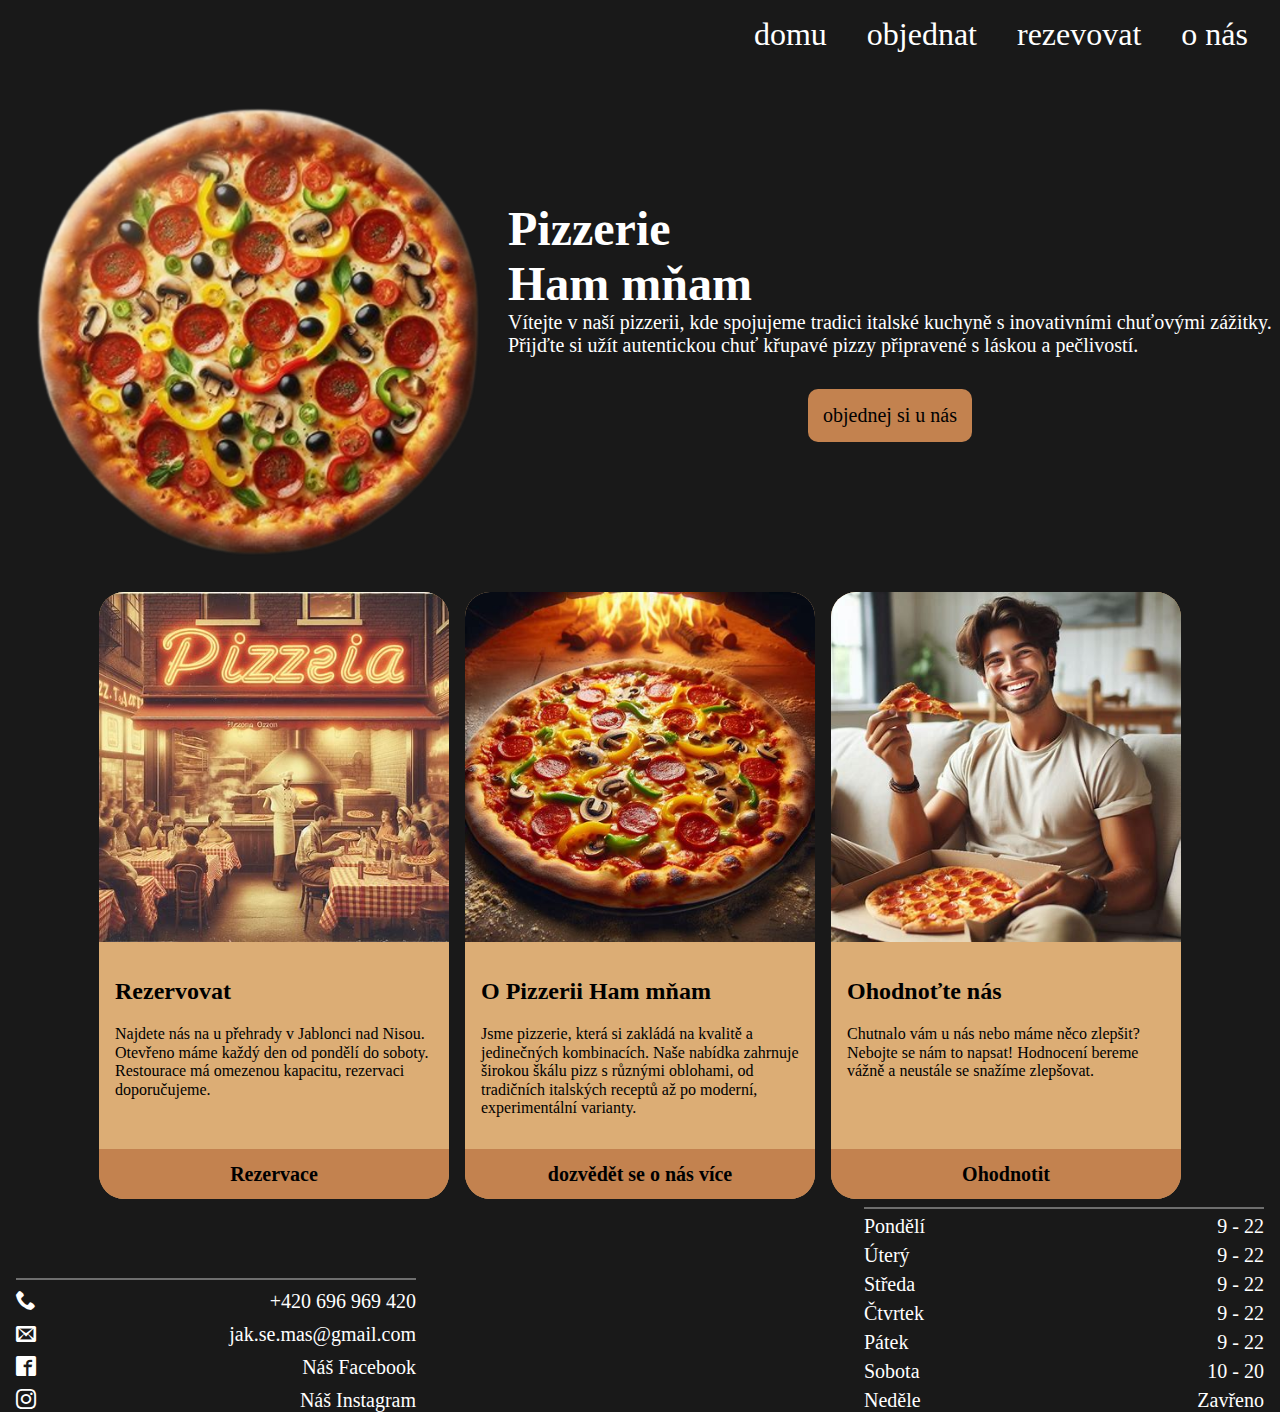
<file: index.html>
<!DOCTYPE html>
<html lang="cs">

<head>
    <meta charset="UTF-8">
    <meta name="viewport" content="width=device-width, initial-scale=1.0">
    <link rel="icon" type="image/x-icon" href="/images/favicon.ico">
    <link rel="stylesheet" href="./styles/normalize.css">
    <link rel="stylesheet" href="./styles/main.css">
    <link rel="stylesheet" href="./icomoon/style.css">
    <title>Main Page | pizzerie</title>
</head>

<body>
    <header>
        <nav>
            <div class="ham-menu">
                <span></span>
                <span></span>
                <span></span>
            </div>
        </nav>
        <div class="off-screen-menu">
            <ul>
                <li><a href="./index.html">domu</a></li>
                <li><a href="./objednat.html">objednat</a></li>
                <li><a href="./rezervace.html">rezevovat</a></li>
                <li><a href="./about.html">o nás</a></li>
            </ul>
        </div>
        <div class="grid-box">
            <figure class="pizza-header">
                <img src="./images/pizza_header.png" class="img-responsive" alt="půlka pizzy">
            </figure>
            <div class="restaurant-name">
                <h1>Pizzerie Ham mňam</h1>
            </div>
            <div class="header-text">
                <p>
                    Vítejte v naší pizzerii, kde spojujeme tradici italské kuchyně s inovativními chuťovými zážitky.
                    Přijďte si užít autentickou chuť křupavé pizzy připravené s láskou a pečlivostí.</p>
            </div>
            <div class="button button-mainpage">
                <a href="./objednat.html">objednej si u nás</a>
            </div>
        </div>
    </header>
    <main class="main">
        <div class="card">
            <figure class="card-img">
                <img src="./images/restaurant.jpg" class="img-responsive" alt="restaurace">
            </figure>
            <div class="card-text">
                <h2>Rezervovat</h2>
                <p>Najdete nás na u přehrady v Jablonci nad Nisou. Otevřeno máme každý den od pondělí do soboty.
                    Restourace má omezenou kapacitu, rezervaci doporučujeme.</p>
            </div>
            <div class="footer-card">
                <p><a href="./rezervace.html"><strong>Rezervace</strong></a></p>
            </div>
        </div>
        <div class="card">
            <figure class="card-img">
                <img src="./images/pizza_oven.jpg" class="img-responsive" alt="pizza před pecí">
            </figure>
            <div class="card-text">
                <h2>O Pizzerii Ham mňam</h2>
                <p>Jsme pizzerie, která si zakládá na kvalitě a jedinečných kombinacích. Naše nabídka zahrnuje širokou
                    škálu pizz s různými oblohami, od tradičních italských receptů až po moderní, experimentální
                    varianty.</p>
            </div>
            <div class="footer-card">
                <p><a href="./about.html"><strong>dozvědět se o nás více</strong></a></p>
            </div>
        </div>
        <div class="card">
            <figure class="card-img">
                <img src="./images/eating_pizza.jpg" class="img-responsive" alt="muž co jí pizzu">
            </figure>
            <div class="card-text">
                <h2>Ohodnoťte nás</h2>
                <p>Chutnalo vám u nás nebo máme něco zlepšit? Nebojte se nám to napsat! Hodnocení bereme vážně a
                    neustále se snažíme zlepšovat.</p>
            </div>
            <div class="footer-card">
                <p><a href="https://www.google.cz/maps/preview"><strong>Ohodnotit</strong></a></p>
            </div>
        </div>
    </main>
    <footer class="footer">
        <div class="footer-section kontakty">
            <div class="radek">
                <span class="icon-phone"></span>
                <p>+420 696 969 420</p>
            </div>
            <div class="radek">
                <span class="icon-envelop"></span>
                <p>jak.se.mas@gmail.com</p>
            </div>
            <div class="radek">
                <span class="icon-facebook2"></span>
                <a href="https://www.facebook.com">Náš Facebook</a>
            </div>
            <div class="radek">
                <span class="icon-instagram"></span>
                <a href="https://www.instagram.com">Náš Instagram</a>
            </div>
        </div>
        <div class="footer-section cas">
            <div class="radek">
                <p>Pondělí</p>
                <p>9 - 22</p>
            </div>
            <div class="radek">
                <p>Úterý</p>
                <p>9 - 22</p>
            </div>
            <div class="radek">
                <p>Středa</p>
                <p>9 - 22</p>
            </div>
            <div class="radek">
                <p>Čtvrtek</p>
                <p>9 - 22</p>
            </div>
            <div class="radek">
                <p>Pátek</p>
                <p>9 - 22</p>
            </div>
            <div class="radek">
                <p>Sobota</p>
                <p>10 - 20</p>
            </div>
            <div class="radek">
                <p>Neděle</p>
                <p>Zavřeno</p>
            </div>
        </div>
    </footer>
    <script src="./scripts/burger.js"></script>
</body>

</html>
</file>
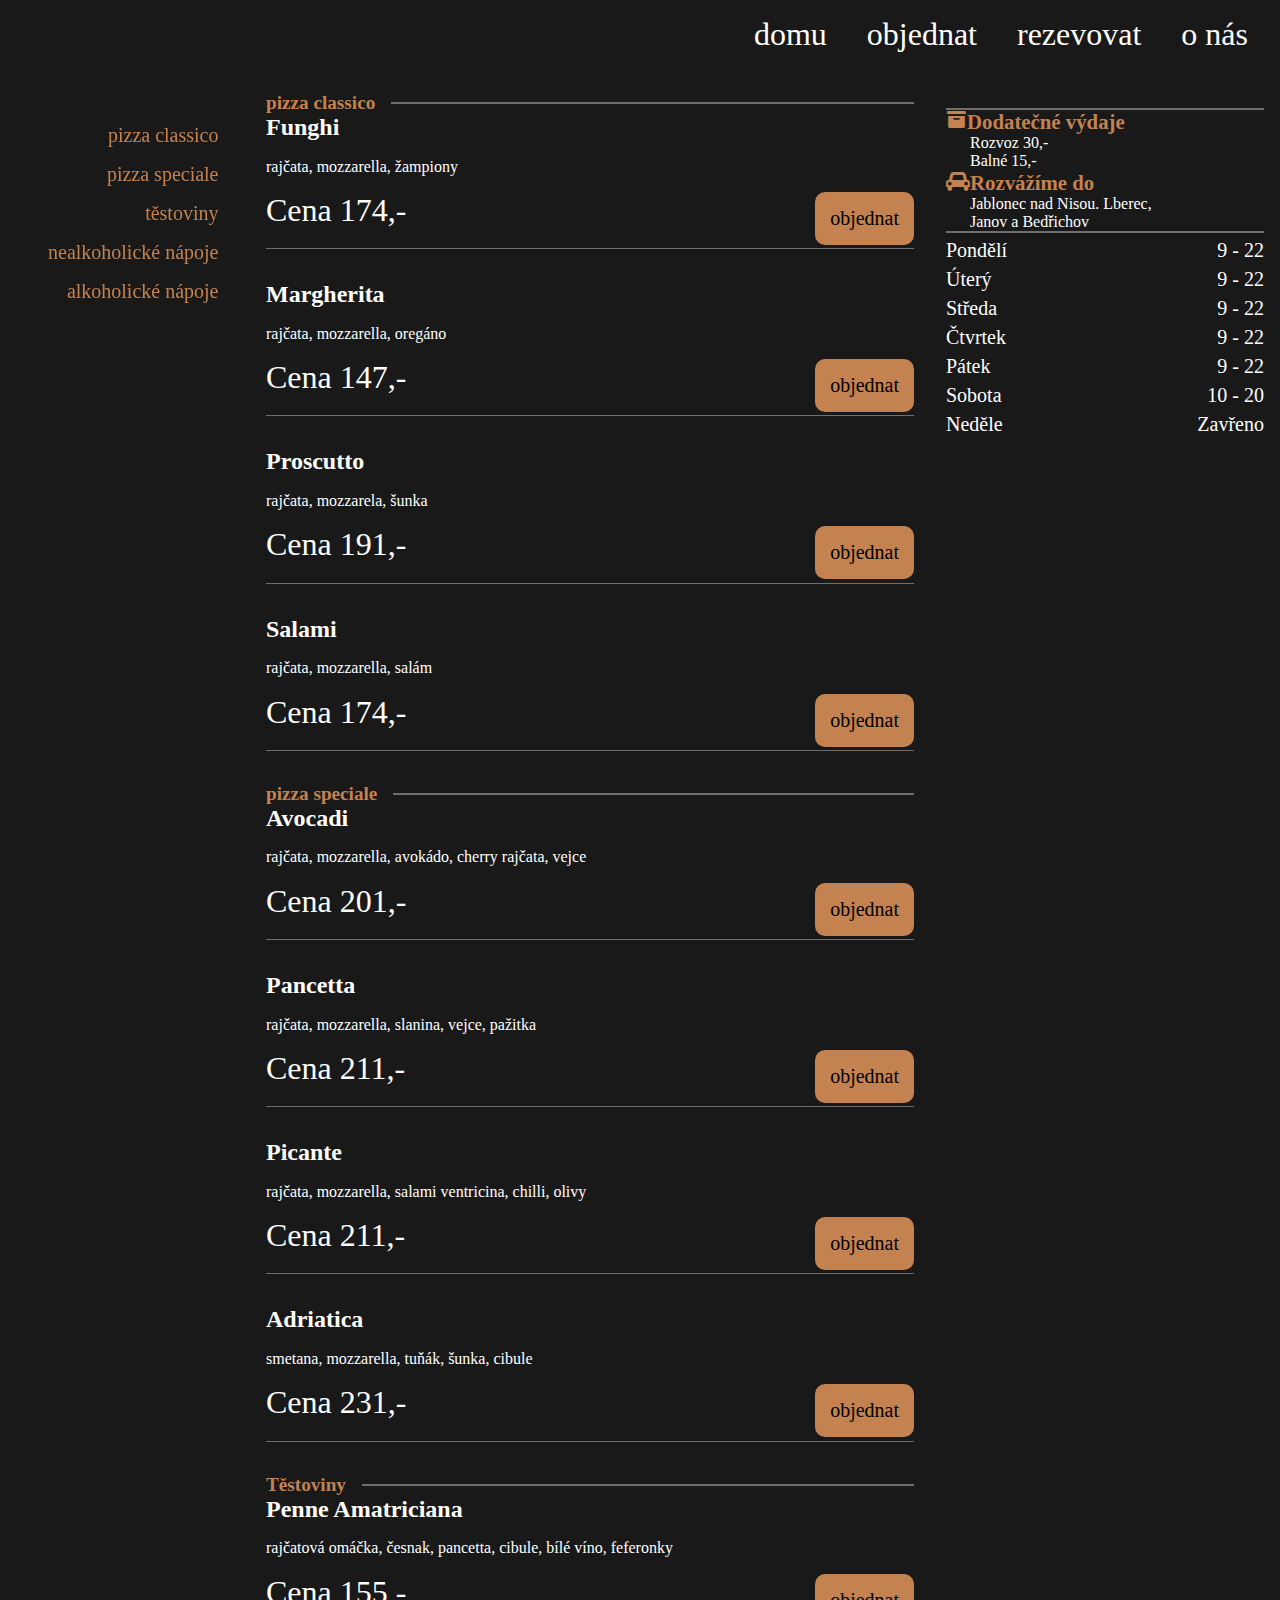
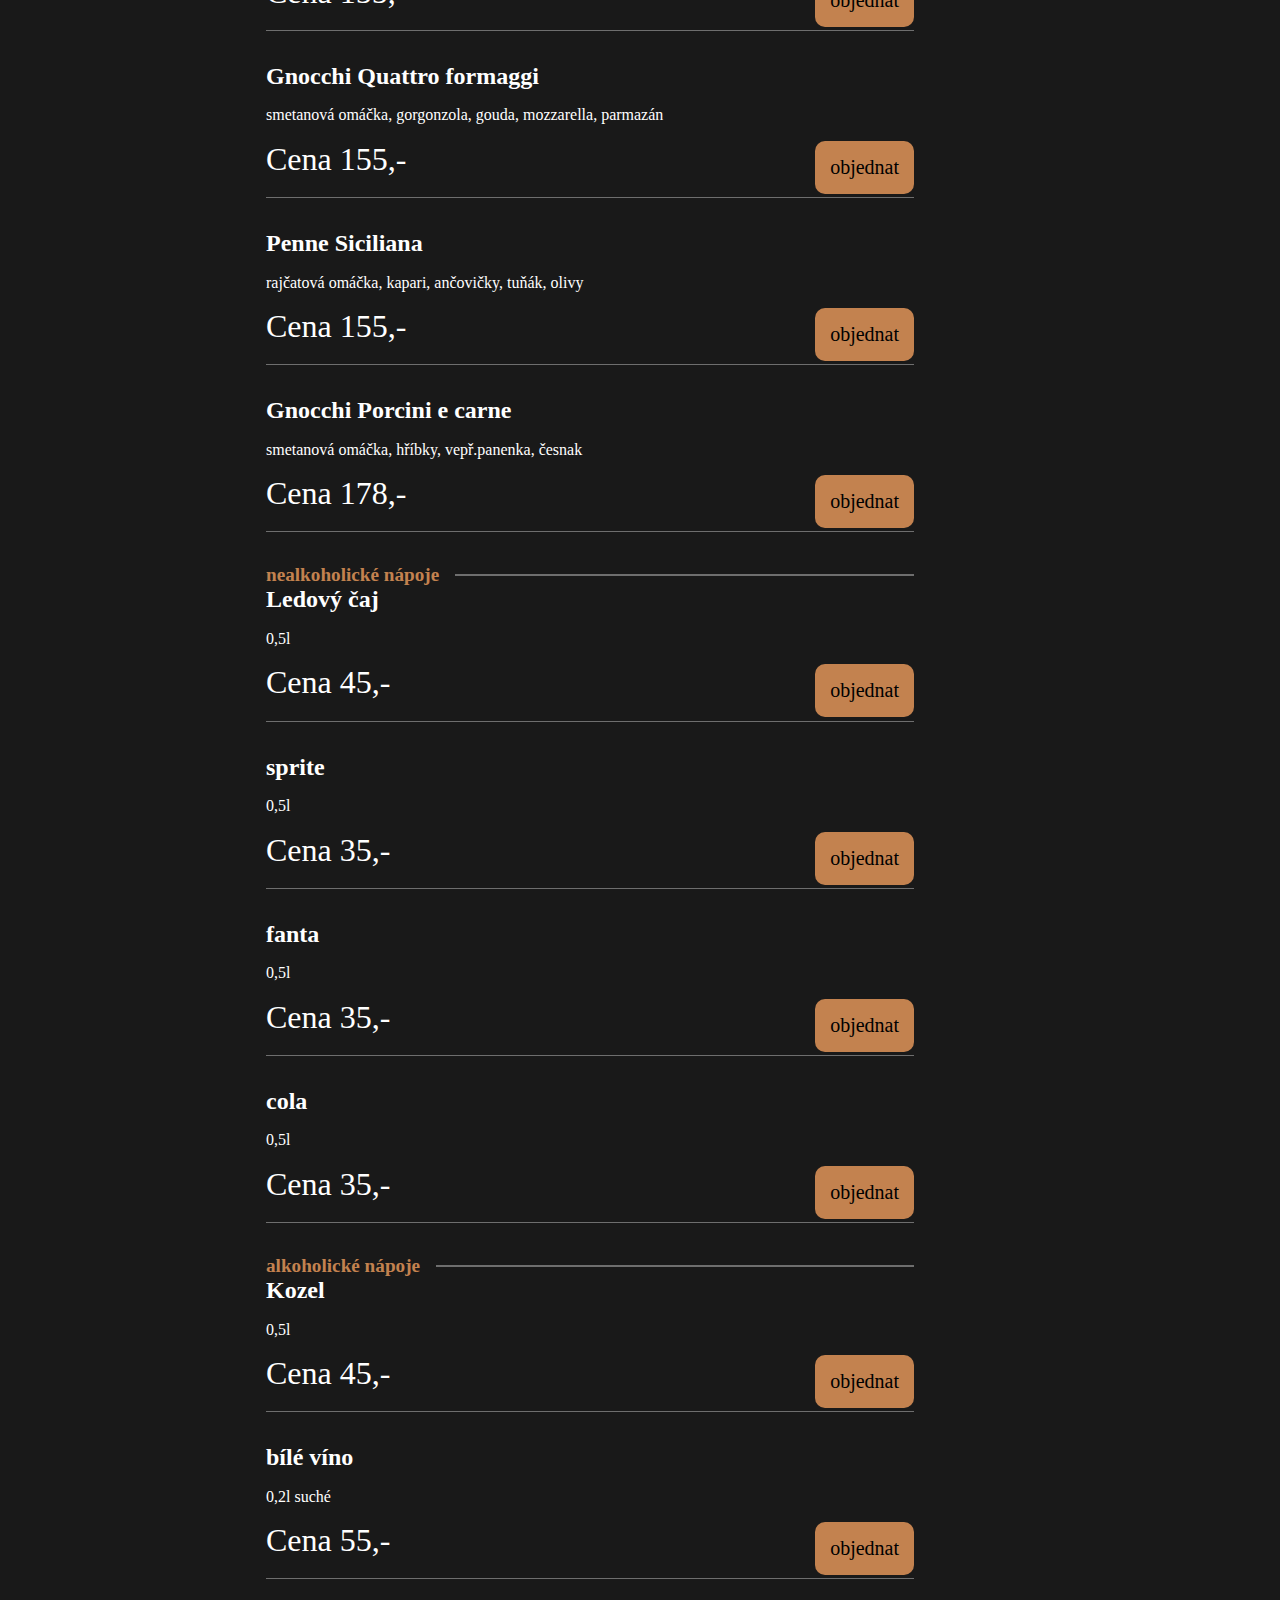
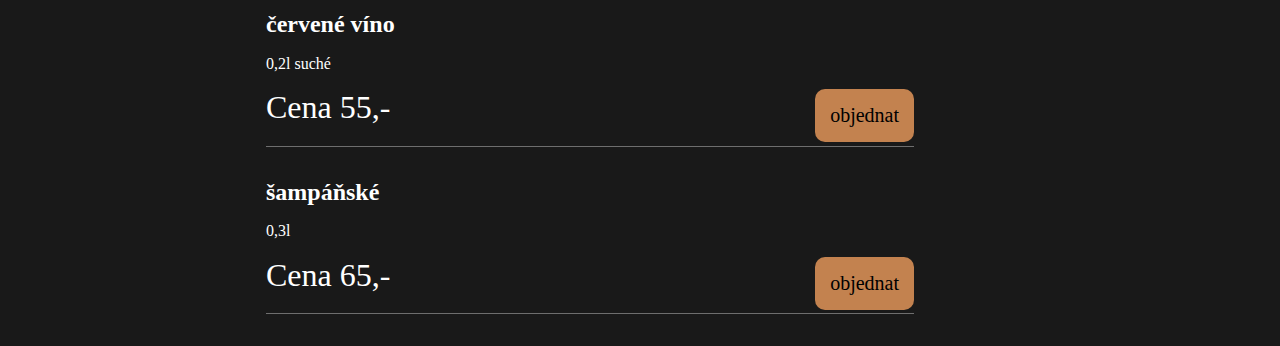
<file: objednat.html>
<!DOCTYPE html>
<html lang="cs">

<head>
    <meta charset="UTF-8">
    <meta name="viewport" content="width=device-width, initial-scale=1.0">
    <link rel="icon" type="image/x-icon" href="/images/favicon.ico">
    <link rel="stylesheet" href="./styles/normalize.css">
    <link rel="stylesheet" href="./styles/main.css">
    <link rel="stylesheet" href="./icomoon/style.css">
    <title>Order | pizzerie</title>
</head>

<body>
    <header class="header-objednat">
        <nav>
            <div class="ham-menu">
                <span></span>
                <span></span>
                <span></span>
            </div>
        </nav>
        <div class="off-screen-menu">
            <ul>
                <li><a href="./index.html">domu</a></li>
                <li><a href="./objednat.html">objednat</a></li>
                <li><a href="./rezervace.html">rezevovat</a></li>
                <li><a href="./about.html">o nás</a></li>
            </ul>
        </div>

    </header>
    <main class="main-order">
        <div>
            <div class="menu">
                <div class="button menu-button">
                    <a id="high1" href="#section1">pizza classico</a>
                </div>
                <div class="button menu-button">
                    <a id="high2" href="#section2">pizza speciale</a>
                </div>
                <div class="button menu-button">
                    <a id="high3" href="#section3">těstoviny</a>
                </div>
                <div class="button menu-button">
                    <a id="high4" href="#section4">nealkoholické nápoje</a>
                </div>
                <div class="button menu-button">
                    <a id="high5" href="#section5">alkoholické nápoje</a>
                </div>
            </div>
            <div class="kategorie">
                <div id="section1">
                    <div class="hlava-flex">
                        <div class="podkategorie">
                            <h2>pizza classico</h2>
                        </div>
                        <div class="cara"></div>
                    </div>
                    <div class="produkt">
                        <div class="produkt-nadpis">
                            <h3>Funghi</h3>
                        </div>
                        <div class="produkt-popis">
                            <p>rajčata, mozzarella, žampiony</p>
                        </div>
                        <div class="produkt-cena">
                            <p>Cena 174,-</p>
                        </div>
                        <div class="button objednat-button">
                            <a href="#">objednat</a>
                        </div>
                    </div>
                    <div class="produkt">
                        <div class="produkt-nadpis">
                            <h3>Margherita</h3>
                        </div>
                        <div class="produkt-popis">
                            <p>rajčata, mozzarella, oregáno</p>
                        </div>
                        <div class="produkt-cena">
                            <p>Cena 147,-</p>
                        </div>
                        <div class="button objednat-button">
                            <a href="#">objednat</a>
                        </div>
                    </div>
                    <div class="produkt">
                        <div class="produkt-nadpis">
                            <h3>Proscutto</h3>
                        </div>
                        <div class="produkt-popis">
                            <p>rajčata, mozzarela, šunka</p>
                        </div>
                        <div class="produkt-cena">
                            <p>Cena 191,-</p>
                        </div>
                        <div class="button objednat-button">
                            <a href="#">objednat</a>
                        </div>
                    </div>
                    <div class="produkt">
                        <div class="produkt-nadpis">
                            <h3>Salami</h3>
                        </div>
                        <div class="produkt-popis">
                            <p>rajčata, mozzarella, salám</p>
                        </div>
                        <div class="produkt-cena">
                            <p>Cena 174,-</p>
                        </div>
                        <div class="button objednat-button">
                            <a href="#">objednat</a>
                        </div>
                    </div>
                </div>
                <div  id="section2">
                    <div class="hlava-flex">
                        <div class="podkategorie">
                            <h2>pizza speciale</h2>
                        </div>
                        <div class="cara"></div>
                    </div>
                    <div class="produkt">
                        <div class="produkt-nadpis">
                            <h3>Avocadi</h3>
                        </div>
                        <div class="produkt-popis">
                            <p>rajčata, mozzarella, avokádo, cherry rajčata, vejce</p>
                        </div>
                        <div class="produkt-cena">
                            <p>Cena 201,-</p>
                        </div>
                        <div class="button objednat-button">
                            <a href="#">objednat</a>
                        </div>
                    </div>
                    <div class="produkt">
                        <div class="produkt-nadpis">
                            <h3>Pancetta</h3>
                        </div>
                        <div class="produkt-popis">
                            <p>rajčata, mozzarella, slanina, vejce, pažitka</p>
                        </div>
                        <div class="produkt-cena">
                            <p>Cena 211,-</p>
                        </div>
                        <div class="button objednat-button">
                            <a href="#">objednat</a>
                        </div>
                    </div>
                    <div class="produkt">
                        <div class="produkt-nadpis">
                            <h3>Picante</h3>
                        </div>
                        <div class="produkt-popis">
                            <p>rajčata, mozzarella, salami ventricina, chilli, olivy</p>
                        </div>
                        <div class="produkt-cena">
                            <p>Cena 211,-</p>
                        </div>
                        <div class="button objednat-button">
                            <a href="#">objednat</a>
                        </div>
                    </div>
                    <div class="produkt">
                        <div class="produkt-nadpis">
                            <h3>Adriatica</h3>
                        </div>
                        <div class="produkt-popis">
                            <p>smetana, mozzarella, tuňák, šunka, cibule</p>
                        </div>
                        <div class="produkt-cena">
                            <p>Cena 231,-</p>
                        </div>
                        <div class="button objednat-button">
                            <a href="#">objednat</a>
                        </div>
                    </div>
                </div>
                <div id="section3">
                    <div class="hlava-flex">
                        <div class="podkategorie">
                            <h2 >Těstoviny</h2>
                        </div>
                        <div class="cara"></div>
                    </div>
                    <div class="produkt">
                        <div class="produkt-nadpis">
                            <h3>Penne Amatriciana</h3>
                        </div>
                        <div class="produkt-popis">
                            <p>rajčatová omáčka, česnak, pancetta, cibule, bílé víno, feferonky</p>
                        </div>
                        <div class="produkt-cena">
                            <p>Cena 155,-</p>
                        </div>
                        <div class="button objednat-button">
                            <a href="#">objednat</a>
                        </div>
                    </div>
                    <div class="produkt">
                        <div class="produkt-nadpis">
                            <h3>Gnocchi Quattro formaggi</h3>
                        </div>
                        <div class="produkt-popis">
                            <p>smetanová omáčka, gorgonzola, gouda, mozzarella, parmazán</p>
                        </div>
                        <div class="produkt-cena">
                            <p>Cena 155,-</p>
                        </div>
                        <div class="button objednat-button">
                            <a href="#">objednat</a>
                        </div>
                    </div>
                    <div class="produkt">
                        <div class="produkt-nadpis">
                            <h3>Penne Siciliana</h3>
                        </div>
                        <div class="produkt-popis">
                            <p>rajčatová omáčka, kapari, ančovičky, tuňák, olivy</p>
                        </div>
                        <div class="produkt-cena">
                            <p>Cena 155,-</p>
                        </div>
                        <div class="button objednat-button">
                            <a href="#">objednat</a>
                        </div>
                    </div>
                    <div class="produkt">
                        <div class="produkt-nadpis">
                            <h3>Gnocchi Porcini e carne</h3>
                        </div>
                        <div class="produkt-popis">
                            <p>smetanová omáčka, hříbky, vepř.panenka, česnak</p>
                        </div>
                        <div class="produkt-cena">
                            <p>Cena 178,-</p>
                        </div>
                        <div class="button objednat-button">
                            <a href="#">objednat</a>
                        </div>
                    </div>
                </div>
                <div id="section4">
                    <div class="hlava-flex">
                        <div class="podkategorie">
                            <h2>nealkoholické nápoje</h2>
                        </div>
                        <div class="cara"></div>
                    </div>
                    <div class="produkt">
                        <div class="produkt-nadpis">
                            <h3>Ledový čaj</h3>
                        </div>
                        <div class="produkt-popis">
                            <p>0,5l</p>
                        </div>
                        <div class="produkt-cena">
                            <p>Cena 45,-</p>
                        </div>
                        <div class="button objednat-button">
                            <a href="#">objednat</a>
                        </div>
                    </div>
                    <div class="produkt">
                        <div class="produkt-nadpis">
                            <h3>sprite</h3>
                        </div>
                        <div class="produkt-popis">
                            <p>0,5l</p>
                        </div>
                        <div class="produkt-cena">
                            <p>Cena 35,-</p>
                        </div>
                        <div class="button objednat-button">
                            <a href="#">objednat</a>
                        </div>
                    </div>
                    <div class="produkt">
                        <div class="produkt-nadpis">
                            <h3>fanta</h3>
                        </div>
                        <div class="produkt-popis">
                            <p>0,5l</p>
                        </div>
                        <div class="produkt-cena">
                            <p>Cena 35,-</p>
                        </div>
                        <div class="button objednat-button">
                            <a href="#">objednat</a>
                        </div>
                    </div>
                    <div class="produkt">
                        <div class="produkt-nadpis">
                            <h3>cola</h3>
                        </div>
                        <div class="produkt-popis">
                            <p>0,5l</p>
                        </div>
                        <div class="produkt-cena">
                            <p>Cena 35,-</p>
                        </div>
                        <div class="button objednat-button">
                            <a href="#">objednat</a>
                        </div>
                    </div>
                </div>
                <div id="section5">
                    <div class="hlava-flex">
                        <div class="podkategorie">
                            <h2 >alkoholické nápoje</h2>
                        </div>
                        <div class="cara"></div>
                    </div>
                    <div class="produkt">
                        <div class="produkt-nadpis">
                            <h3>Kozel</h3>
                        </div>
                        <div class="produkt-popis">
                            <p>0,5l</p>
                        </div>
                        <div class="produkt-cena">
                            <p>Cena 45,-</p>
                        </div>
                        <div class="button objednat-button">
                            <a href="#">objednat</a>
                        </div>
                    </div>
                    <div class="produkt">
                        <div class="produkt-nadpis">
                            <h3>bílé víno</h3>
                        </div>
                        <div class="produkt-popis">
                            <p>0,2l suché</p>
                        </div>
                        <div class="produkt-cena">
                            <p>Cena 55,-</p>
                        </div>
                        <div class="button objednat-button">
                            <a href="#">objednat</a>
                        </div>
                    </div>
                    <div class="produkt">
                        <div class="produkt-nadpis">
                            <h3>červené víno</h3>
                        </div>
                        <div class="produkt-popis">
                            <p>0,2l suché</p>
                        </div>
                        <div class="produkt-cena">
                            <p>Cena 55,-</p>
                        </div>
                        <div class="button objednat-button">
                            <a href="#">objednat</a>
                        </div>
                    </div>
                    <div class="produkt">
                        <div class="produkt-nadpis">
                            <h3>šampáňské</h3>
                        </div>
                        <div class="produkt-popis">
                            <p>0,3l</p>
                        </div>
                        <div class="produkt-cena">
                            <p>Cena 65,-</p>
                        </div>
                        <div class="button objednat-button">
                            <a href="#">objednat</a>
                        </div>
                    </div>
                </div>
            </div>
        </div>
        <div class="more">
            <div class="footer-section info shrink footer-section-delivery">
                <div>
                    <div class="nadpis">

                        <h4><span class="icon-box"></span>Dodatečné výdaje</h4>
                    </div>
                    <div class="popis vydaje">
                        <p>Rozvoz 30,- Balné 15,-</p>
                    </div>
                </div>
                <div>
                    <div class="nadpis">

                        <h4><span class="icon-automobile"></span>Rozvážíme do</h4>
                    </div>
                    <div class="popis">
                        <p>Jablonec nad Nisou. Lberec, Janov a Bedřichov</p>
                    </div>
                </div>
            </div>
            <div class="footer-section cas shrink footer-section-delivery">
                <div class="radek">
                    <p>Pondělí</p>
                    <p>9 - 22</p>
                </div>
                <div class="radek">
                    <p>Úterý</p>
                    <p>9 - 22</p>
                </div>
                <div class="radek">
                    <p>Středa</p>
                    <p>9 - 22</p>
                </div>
                <div class="radek">
                    <p>Čtvrtek</p>
                    <p>9 - 22</p>
                </div>
                <div class="radek">
                    <p>Pátek</p>
                    <p>9 - 22</p>
                </div>
                <div class="radek">
                    <p>Sobota</p>
                    <p>10 - 20</p>
                </div>
                <div class="radek">
                    <p>Neděle</p>
                    <p>Zavřeno</p>
                </div>
            </div>
        </div>
    </main>
    <script src="./scripts/burger.js"></script>
</body>
</html>
</file>
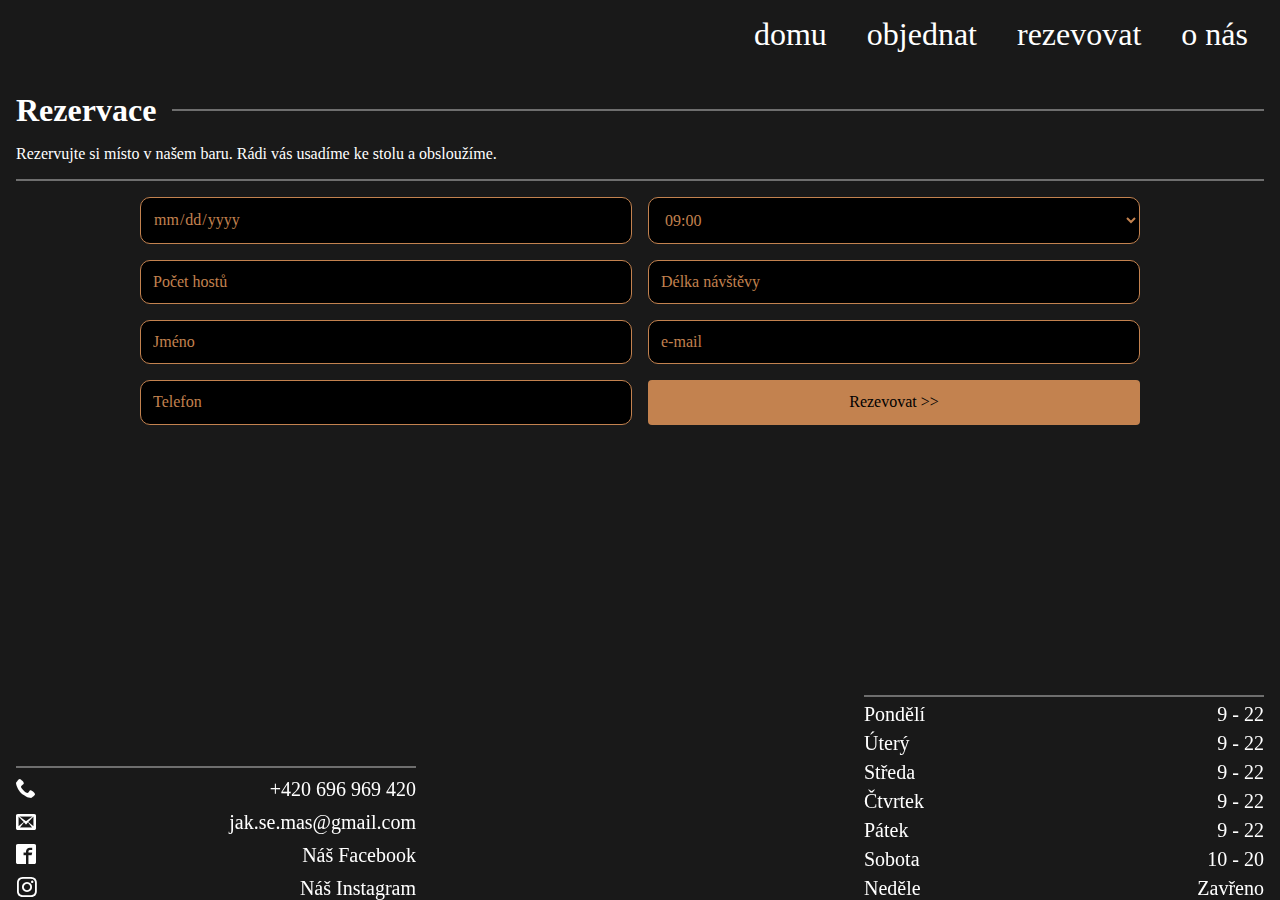
<file: rezervace.html>
<!DOCTYPE html>
<html lang="cs">

<head>
    <meta charset="UTF-8">
    <meta name="viewport" content="width=device-width, initial-scale=1.0">
    <link rel="icon" type="image/x-icon" href="/images/favicon.ico">
    <link rel="stylesheet" href="./styles/normalize.css">
    <link rel="stylesheet" href="./styles/main.css">
    <link rel="stylesheet" href="./icomoon/style.css">
    <title>Reservation | pizzerie</title>
</head>

<body>
    <header>
        <nav>
            <div class="ham-menu">
                <span></span>
                <span></span>
                <span></span>
            </div>
        </nav>
        <div class="off-screen-menu">
            <ul>
                <li><a href="./index.html">domu</a></li>
                <li><a href="./objednat.html">objednat</a></li>
                <li><a href="./rezervace.html">rezevovat</a></li>
                <li><a href="./about.html">o nás</a></li>
            </ul>
        </div>
    </header>
    <main class="rezervace-main">
        <div class="hlavicka">
            <div class="rezevace-flex">
                <div class="nadpis">
                    <h1>Rezervace</h1>
                </div>
                <div class="cara"></div>
            </div>
            <div class="rezevace-text">
                <p>Rezervujte si místo v našem baru. Rádi vás usadíme ke stolu a obsloužíme.</p>
            </div>
        </div>
        <form class="signin-grid">
            <input type="date" id="date" name="datum" required>
            <select name="cas" id="time">
                <option value="09:00">09:00</option>
                <option value="10:00">10:00</option>
                <option value="11:00">11:00</option>
                <option value="12:00">12:00</option>
                <option value="13:00">13:00</option>
                <option value="14:00">14:00</option>
                <option value="15:00">15:00</option>
                <option value="16:00">16:00</option>
                <option value="17:00">17:00</option>
                <option value="18:00">18:00</option>
                <option value="19:00">19:00</option>
                <option value="20:00">20:00</option>
                <option value="21:00">21:00</option>
                <option value="22:00">22:00</option>
            </select>
            <input type="text" id="hoste" name="hosti" placeholder="Počet hostů" required>
            <input type="text" id="delka" name="delka" placeholder="Délka návštěvy" required>
            <input type="text" id="jmeno" name="jmeno" placeholder="Jméno" required>
            <input type="text" id="mail" name="mail" placeholder="e-mail" required>
            <input type="text" id="phone" name="phone" placeholder="Telefon" required>
            <input type="submit" value="Rezevovat >>">
        </form>
    </main>
    <footer class="footer footer-fixed">
        <div class="footer-section kontakty">
            <div class="radek">
                <span class="icon-phone"></span>
                <p>+420 696 969 420</p>
            </div>
            <div class="radek">
                <span class="icon-envelop"></span>
                <p>jak.se.mas@gmail.com</p>
            </div>
            <div class="radek">
                <span class="icon-facebook2"></span>
                <a href="https://www.facebook.com">Náš Facebook</a>
            </div>
            <div class="radek">
                <span class="icon-instagram"></span>
                <a href="https://www.instagram.com">Náš Instagram</a>
            </div>
        </div>
        <div class="footer-section cas">
            <div class="radek">
                <p>Pondělí</p>
                <p>9 - 22</p>
            </div>
            <div class="radek">
                <p>Úterý</p>
                <p>9 - 22</p>
            </div>
            <div class="radek">
                <p>Středa</p>
                <p>9 - 22</p>
            </div>
            <div class="radek">
                <p>Čtvrtek</p>
                <p>9 - 22</p>
            </div>
            <div class="radek">
                <p>Pátek</p>
                <p>9 - 22</p>
            </div>
            <div class="radek">
                <p>Sobota</p>
                <p>10 - 20</p>
            </div>
            <div class="radek">
                <p>Neděle</p>
                <p>Zavřeno</p>
            </div>
        </div>
    </footer>
    <script src="./scripts/burger.js"></script>
</body>

</html>
</file>
<file: styles/main.css>
html {
    scroll-behavior: smooth;
}

body {
    background-color: #191919;
    max-width: 1500px;
    margin-right: auto;
    margin-left: auto;
}

.img-responsive {
    width: 100%;
    display: block;
    margin: 0;
    padding: 0;
}

.footer-section {
    color: white;
    margin-left: 1em;
    margin-right: 1em;
    border-top: #6E6E6E solid 2px;
}

.radek {
    display: flex;
    justify-content: space-between;
    font-size: 1.25em;
}

.radek p {
    margin: 0;
    margin-top: 0.3em;

}

.kontakty a {
    margin-top: 0.5em;
}

.kontakty p {
    margin: 0;
    margin-top: 0.5em;
}

.kontakty span {
    margin-top: 0.5em;
}

.kontakty {
    font-size: 1em;
}

.off-screen-menu {
    background-color: #C3824F;
    height: 100vh;
    width: 100%;
    max-width: 450px;
    position: fixed;
    top: 0;
    right: -450px;
    display: flex;
    flex-direction: column;
    align-items: center;
    justify-content: center;
    text-align: center;
    font-size: 3rem;
    transition: .3s ease;
    z-index: 500;
}

.off-screen-menu.active {
    right: 0;
}

nav {
    padding-top: 1em;
    padding-right: 1em;
    display: flex;
}

.ham-menu {
    z-index: 750;
    height: 50px;
    width: 40px;
    margin-left: auto;
    position: relative;
}

.ham-menu span {
    height: 5px;
    width: 100%;
    background-color: #C3824F;
    border-radius: 25px;
    position: absolute;
    left: 50%;
    top: 50%;
    transform: translate(-50%, -50%);
    transition: .3s ease;
    z-index: 750;
}

.ham-menu span:nth-child(1) {
    top: 25%;
}

.ham-menu span:nth-child(3) {
    top: 75%;
}

.ham-menu.active span {
    background-color: white;
}

.ham-menu.active span:nth-child(1) {
    top: 50%;
    transform: translate(-50%, -50%) rotate(45deg);
}

.ham-menu.active span:nth-child(2) {
    opacity: 0;
}

.ham-menu.active span:nth-child(3) {
    top: 50%;
    transform: translate(-50%, -50%) rotate(-45deg);
}


.grid-box {
    display: grid;
    grid-template-columns: min-content 1fr;
    grid-template-rows: auto;
    align-items: center;
    margin: 0.5em;
}

.pizza-header {
    width: 40vw;
    aspect-ratio: 1/1;
    max-width: 500px;
}

.footer-card a {
    color: black;
}

.button a {
    color: black;
    background-color: #C3824F;
    width: fit-content;
    text-wrap: nowrap;
    border-radius: 10px;
    font-size: 1.25em;
    padding: 0.75em;
}


.restaurant-name {
    font-size: 1.25em;
}

.restaurant-name h1 {
    margin: 0;
}

.bottom-header {
    margin-left: 5%;
    margin-right: 5%;
}

.header-text {
    font-size: 1.25em;
    grid-column: 2 span;
}

.header-text p {
    margin: 0;
}

.button-mainpage {
    display: flex;
    justify-content: center;
    grid-column: 2 span;
}

.objednat-button {
    display: flex;
    align-items: center;
    justify-self: flex-end;
}

.main {
    display: flex;
    flex-wrap: nowrap;
    overflow-x: scroll;
    gap: 1em;
    margin: 0.5em;
}

.card {
    display: grid;
    grid-template-columns: 1fr;
    grid-template-rows: min-content 1fr 50px;
    background-color: #DCAD75;
    border-radius: 25px;
    overflow: hidden;
    min-width: 350px;
    max-width: 350px;
    gap: 1em;

}

.card-text {
    margin-left: 1em;
    margin-right: 1em;

}

.card-text p {
    color: black;
}

.footer-card {
    background-color: #C3824F;
    display: flex;
    align-items: center;
    justify-content: center;
    font-size: 1.25em;
}


.menu {
    display: flex;
    flex-wrap: nowrap;
    overflow-x: scroll;
    gap: 1em;
    padding-bottom: 0.5em;
    border-bottom: #6E6E6E solid 2px;
    padding: 1em;
}

.kategorie {
    margin: 1em;
    color: white;
}

.hlava-flex {
    display: flex;
}

.podkategorie {
    color: #C3824F;
}

.podkategorie h2 {
    text-wrap: nowrap;
    margin: 0;
    font-size: 1.2em;
}
.about-text{
    margin: 1em;
}

.about-text h2 {
    color: white;
}

.cara {
    border: #6E6E6E solid 1.5px;
    height: 0;
    width: 100%;
    align-self: center;
    margin-left: 1em;
}

.produkt {
    display: grid;
    grid-template-columns: 1fr 1fr;
    margin-bottom: 2em;
    padding-bottom: 0.2em;
    border-bottom: #6E6E6E solid 0.5px;
}

.produkt-nadpis,
.produkt-popis {
    grid-column: 2 span;
}

.produkt-nadpis h3 {
    margin: 0;
    font-size: 1.5em;
}

.produkt-cena p {
    margin: 0;
    font-size: 2em;
}



h4 {
    color: #C3824F;
    font-size: 1.3em;
    margin: 0;
}

.popis p {
    margin: 0;
    padding-left: 1.5em;
    width: 200px;
}

.vydaje p {
    width: 100px;
}

.rezervace-main {
    color: white;
}

.rezevace-flex {
    display: flex;
}

.nadpis {
    color: #C3824F;
}

.nadpis h1 {
    margin: 0;
}

.hlavicka {
    margin: 1em;
    border-bottom: #6E6E6E solid 2px;
}

input[type=text],
select,
input[type=date] {
    padding: 12px;
    border: 1px solid #C3824F;
    border-radius: 10px;
    box-sizing: border-box;
    color: #C3824F;
    resize: vertical;
    background-color: black;
}

input[type=submit] {
    background-color: #C3824F;
    color: black;
    padding: 12px 20px;
    border: none;
    border-radius: 4px;
    cursor: pointer;
}

::placeholder {
    color: #C3824F;
    opacity: 1;
}

.signin-grid {
    display: grid;
    grid-template-columns: 1fr;
    gap: 1em;
    margin-bottom: 2em;
}

.signin-grid {
    margin-left: 1em;
    margin-right: 1em;
}
.more{
    width: 100%;
}
@media only screen and (min-width: 800px) {
    .main-about{
        height: calc(100vh - 300px);
    }
    .signin-grid {
        max-width: 1000px;
        grid-template-columns: 1fr 1fr;
        margin-left: auto;
        margin-right: auto;
    }

    .footer-fixed {
        position: fixed;
        width: 100%;
        bottom: 0;
    }

    .footer {
        display: flex;
        justify-content: space-between;
    }

    .footer-section {
        width: 400px;
        align-self: flex-end;
    }

    .footer-section-delivery{
        width: calc(100% - 2em);
    }

    .grid-box {
        grid-template-rows: 1fr min-content 1fr;
    }

    .restaurant-name {
        font-size: 1.5em;
        width: 250px;
        align-self: flex-end;
    }

    .pizza-header {
        grid-row: 3 span;
    }

    .header-text {
        grid-row-start: 2;
        grid-column-start: 2;
        align-self: flex-start;
    }

    .button-mainpage {
        margin-top: 2em;
        align-self: flex-start;
        grid-column: 1 span;

    }

    nav {
        display: none;
    }

    .off-screen-menu {
        position: static;
        background-color: #191919;
        height: 60px;
        width: 100%;
        max-width: none;
        display: block;
        font-size: 2em;
        align-items: flex-end;
        flex-direction: row;
        text-align: end;
        z-index: 1000;
    }

    li {
        display: inline;
        margin-left: 1em;
    }

    ul {
        margin: 0;
        margin-right: 1em;
        margin-top: 0.5em;
    }

    a {
        display: inline;
    }
}

@media only screen and (min-width: 1000px) {
    body {
        max-width: 1300px;
        position: relative;
    }
    .main-order {
        display: grid;
        grid-template-columns: 1fr 350px;
        margin-left: 250px;
        margin-top: 0;
    }

    .more-info {
        display: none;
        position: fixed;
    }

    .menu {
        flex-direction: column;
        align-items: flex-end;
        border: 0;
        margin: 2em;
        overflow-x: auto;
        position: fixed;
        left: 0;
    }

    .menu a {
        color: #C3824F;
        background-color: #191919;
        padding: 0;
        border-radius: 0;
        font-size: 1.25em;
    }

    .more {
        top: 2em;
        margin-top: 2em;
    }
    .shrink {
        max-width: 400px;
        width: auto;
    }
}

@media only screen and (min-width: 1100px) {
    .main {
        justify-content: center;
        overflow-x: hidden;
    }

}



@media only screen and (min-width: 1300px) {
    .menu{
        left: calc((100vw - 1300px)/2 );
    }
    .footer-fixed{
        width: 1300px;
    }
}
</file>
<file: icomoon/style.css>
@font-face {
  font-family: 'icomoon';
  src:  url('fonts/icomoon.eot?xcrfk');
  src:  url('fonts/icomoon.eot?xcrfk#iefix') format('embedded-opentype'),
    url('fonts/icomoon.ttf?xcrfk') format('truetype'),
    url('fonts/icomoon.woff?xcrfk') format('woff'),
    url('fonts/icomoon.svg?xcrfk#icomoon') format('svg');
  font-weight: normal;
  font-style: normal;
  font-display: block;
}

[class^="icon-"], [class*=" icon-"] {
  /* use !important to prevent issues with browser extensions that change fonts */
  font-family: 'icomoon' !important;
  speak: never;
  font-style: normal;
  font-weight: normal;
  font-variant: normal;
  text-transform: none;
  line-height: 1;
  
  /* Enable Ligatures ================ */
  letter-spacing: 0;
  -webkit-font-feature-settings: "liga";
  -moz-font-feature-settings: "liga=1";
  -moz-font-feature-settings: "liga";
  -ms-font-feature-settings: "liga" 1;
  font-feature-settings: "liga";
  -webkit-font-variant-ligatures: discretionary-ligatures;
  font-variant-ligatures: discretionary-ligatures;

  /* Better Font Rendering =========== */
  -webkit-font-smoothing: antialiased;
  -moz-osx-font-smoothing: grayscale;
}

.icon-box:before {
  content: "\e901";
}
.icon-automobile:before {
  content: "\e900";
}
.icon-phone:before {
  content: "\e942";
}
.icon-envelop:before {
  content: "\e945";
}
.icon-facebook2:before {
  content: "\ea91";
}
.icon-instagram:before {
  content: "\ea92";
}
</file>
